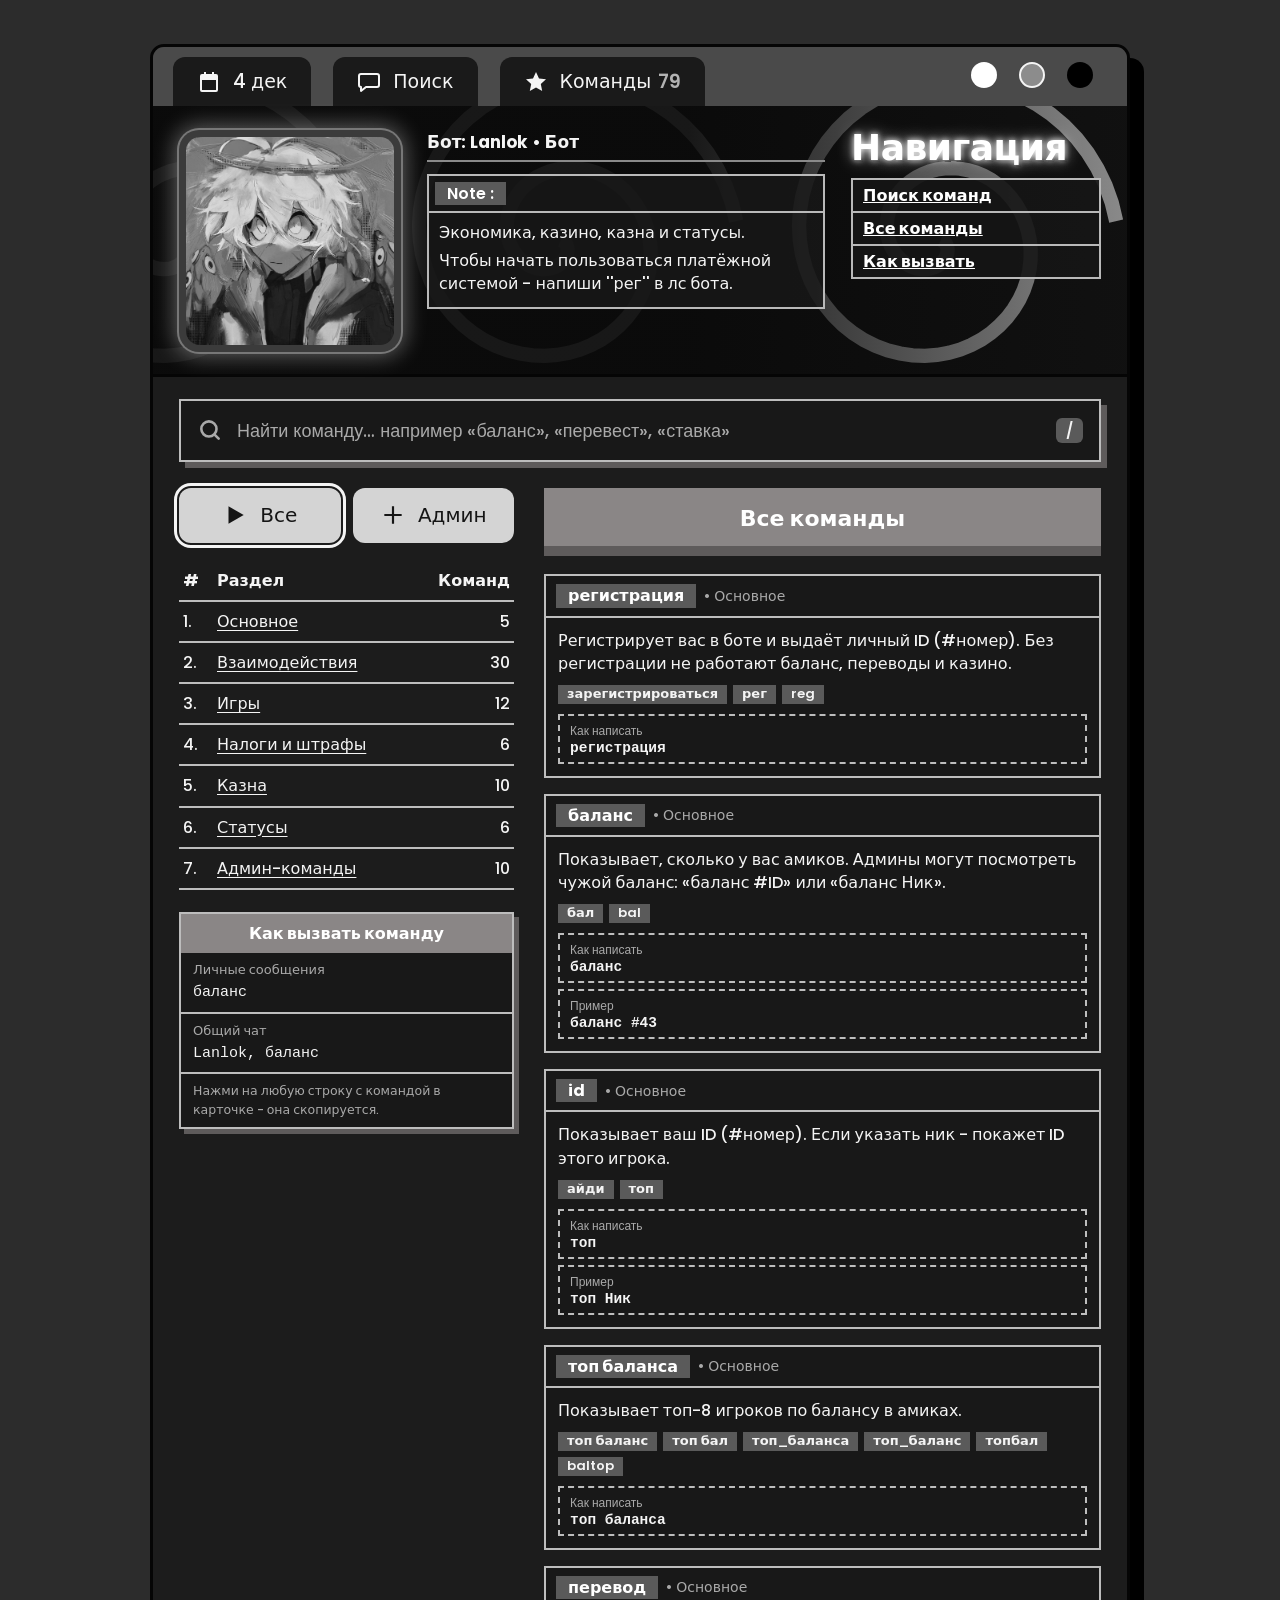
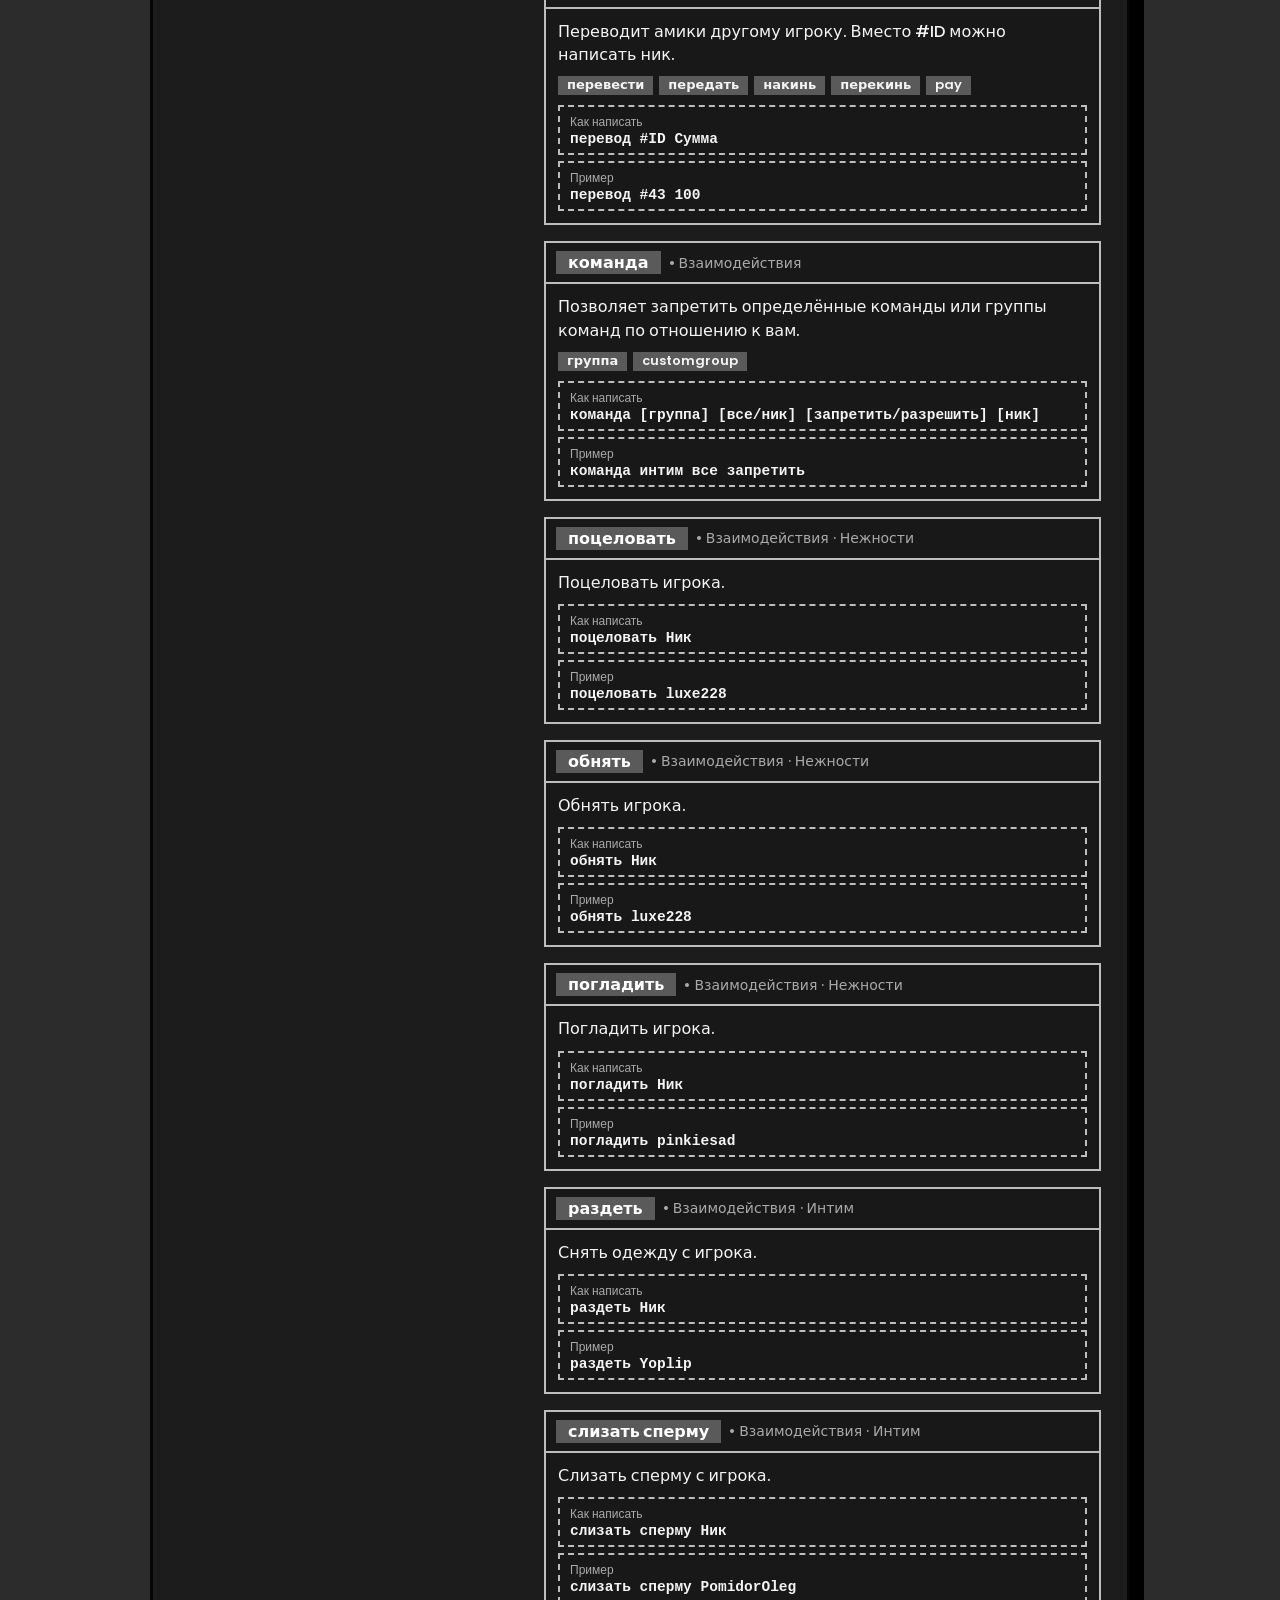
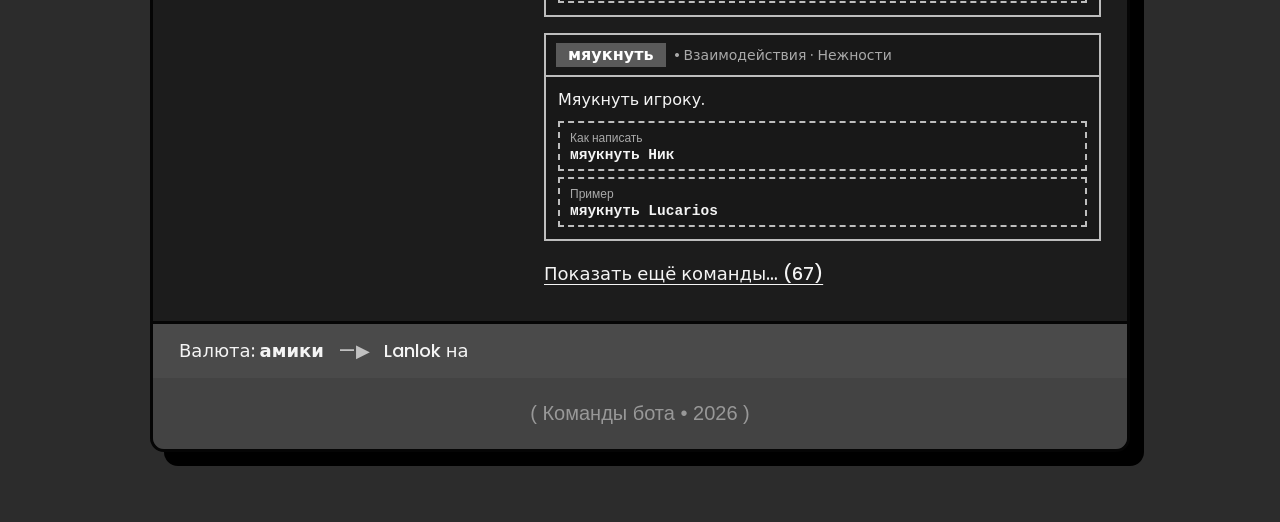
<file: index.html>
<!DOCTYPE html>
<html lang="ru" data-theme="graphite">
<head>
  <meta charset="utf-8">
  <meta name="viewport" content="width=device-width, initial-scale=1">
  <title>Lanlok - команды бота</title>
  <meta name="description" content="Список команд Lanlok'a">
  <link rel="icon" href="avatar.svg" type="image/svg+xml">
  <link rel="preconnect" href="https://fonts.googleapis.com">
  <link rel="preconnect" href="https://fonts.gstatic.com" crossorigin>
  <link href="https://fonts.googleapis.com/css2?family=Poppins:wght@400;500;600;700&display=swap" rel="stylesheet">
  <link rel="stylesheet" href="style.css">
  <style>

    .links h2.nav-title { font-size: 36px; letter-spacing: -.5px; margin-bottom: 12px; }

    .flash {
      position: relative;
      outline: 3px solid #ff2b2b;
      outline-offset: 6px;
      border-radius: 4px;
      animation: flashRed 2.6s ease-out both;
    }
    .searchzone.flash { outline-offset: -8px; }
    @keyframes flashRed {
      0%, 55% { outline-color: #ff2b2b; box-shadow: 0 0 22px 4px rgba(255,43,43,.55); }
      100%    { outline-color: rgba(255,43,43,0); box-shadow: 0 0 0 0 rgba(255,43,43,0); }
    }
    @media (prefers-reduced-motion: reduce) {
      .flash { animation: none !important; box-shadow: 0 0 22px 4px rgba(255,43,43,.55); }
    }
  </style>
</head>
<body>

<main class="window" id="top">

  <nav class="bar">
    <div class="tabs">
      <a class="tab" href="#top">
        <svg viewBox="0 0 24 24" aria-hidden="true"><path d="M7 2v2H5a2 2 0 0 0-2 2v14a2 2 0 0 0 2 2h14a2 2 0 0 0 2-2V6a2 2 0 0 0-2-2h-2V2h-2v2H9V2zm-2 8h14v10H5z"/></svg>
        <span id="tabDate">Сегодня</span>
      </a>
      <a class="tab" href="#search">
        <svg viewBox="0 0 24 24" aria-hidden="true"><path d="M4 4h16a2 2 0 0 1 2 2v9a2 2 0 0 1-2 2H9l-5 4v-4a2 2 0 0 1-2-2V6a2 2 0 0 1 2-2z" fill="none" stroke="currentColor" stroke-width="2" stroke-linejoin="round"/></svg>
        <span>Поиск</span>
      </a>
      <a class="tab" href="#commands">
        <svg viewBox="0 0 24 24" aria-hidden="true"><path d="m12 2 3 6.5 7 .8-5.2 4.8 1.4 7L12 17.600 5.800 21.100l1.400-7L2 9.300l7-.8z"/></svg>
        <span>Команды <b id="tabCount"></b></span>
      </a>
    </div>
    <div class="dots" role="group" aria-label="Тема оформления">
      <button class="dot" data-theme="light"    title="Светлая"  aria-label="Светлая тема"></button>
      <button class="dot" data-theme="graphite" title="Графит"   aria-label="Графитовая тема"></button>
      <button class="dot" data-theme="ink"      title="Чёрная"   aria-label="Чёрная тема"></button>
    </div>
  </nav>

  <header class="profile">
    <div class="avatar"><img id="avatar" src="avatar.png" alt="Аватар бота" onerror="this.onerror=null;this.src='avatar.svg'"></div>

    <div class="about">
      <p class="line"><b id="botUser"></b> • <span id="botOnline">Minecraft-бот</span></p>
      <div class="note">
        <div class="note-h"><span class="tag">Note :</span></div>
        <div class="note-b" id="botNote"></div>
      </div>
    </div>

    <aside class="links">
      <h2 class="glow nav-title">Навигация</h2>
      <ul>
        <li><a href="#search">Поиск команд</a></li>
        <li><a href="#commands">Все команды</a></li>
        <li><a href="#howto">Как вызвать</a></li>
      </ul>
    </aside>
    <a id="ghLink" href="#" hidden aria-hidden="true" tabindex="-1"></a>
  </header>

  <section class="searchzone" id="search">
    <label class="searchbox">
      <svg viewBox="0 0 24 24" aria-hidden="true"><circle cx="11" cy="11" r="7" fill="none" stroke="currentColor" stroke-width="2.400"/><path d="m20 20-3.800-3.800" stroke="currentColor" stroke-width="2.400" stroke-linecap="round"/></svg>
      <input id="q" type="search" autocomplete="off" spellcheck="false"
             placeholder="Найти команду… например «баланс», «перевест», «ставка»">
      <kbd id="kbd">/</kbd>
    </label>
    <p class="hint" id="hint"></p>
  </section>

  <div class="body">
    <aside class="side">
      <div class="btn-row">
        <button class="btn" id="btnAll"><svg viewBox="0 0 24 24"><path d="M6 4v16l14-8z"/></svg>Все</button>
        <button class="btn" id="btnAdmin"><svg viewBox="0 0 24 24"><path d="M11 4h2v7h7v2h-7v7h-2v-7H4v-2h7z"/></svg>Админ</button>
      </div>

      <table class="tracks" id="cats">
        <thead><tr><th>#</th><th>Раздел</th><th class="r">Команд</th></tr></thead>
        <tbody></tbody>
      </table>

      <div class="howto" id="howto">
        <div class="howto-h">Как вызвать команду</div>
        <ul id="howList"></ul>
        <p>Нажми на любую строку с командой в карточке - она скопируется.</p>
      </div>
    </aside>

    <section class="feed" id="commands">
      <div class="feed-h"><span id="feedTitle">Все команды</span></div>
      <div id="list"></div>
      <a href="#" class="more" id="more" hidden>Показать ещё команды…</a>
    </section>
  </div>

  <footer class="activity">
    <span>Валюта: <b id="cur"></b></span>
    <span class="sep">—▶</span>
    <span id="srv"></span>
  </footer>
  <div class="made">( Команды бота • <span id="year"></span> )</div>
</main>

<div class="toast" id="toast" role="status" aria-live="polite">Скопировано</div>

<script src="commands.js"></script>
<script src="app.js"></script>
<script>
  (() => {
    let timer;
    document.addEventListener("click", e => {
      const a = e.target.closest('.links a[href^="#"], .tab[href^="#"]');
      if (!a) return;
      const id = a.getAttribute("href").slice(1);
      const target = id && id !== "top" && document.getElementById(id);
      if (!target) return;
      document.querySelectorAll(".flash").forEach(el => el.classList.remove("flash"));
      clearTimeout(timer);
      void target.offsetWidth;            
      target.classList.add("flash");
      timer = setTimeout(() => target.classList.remove("flash"), 2700);
    });
  })();
</script>
</body>
</html>
</file>
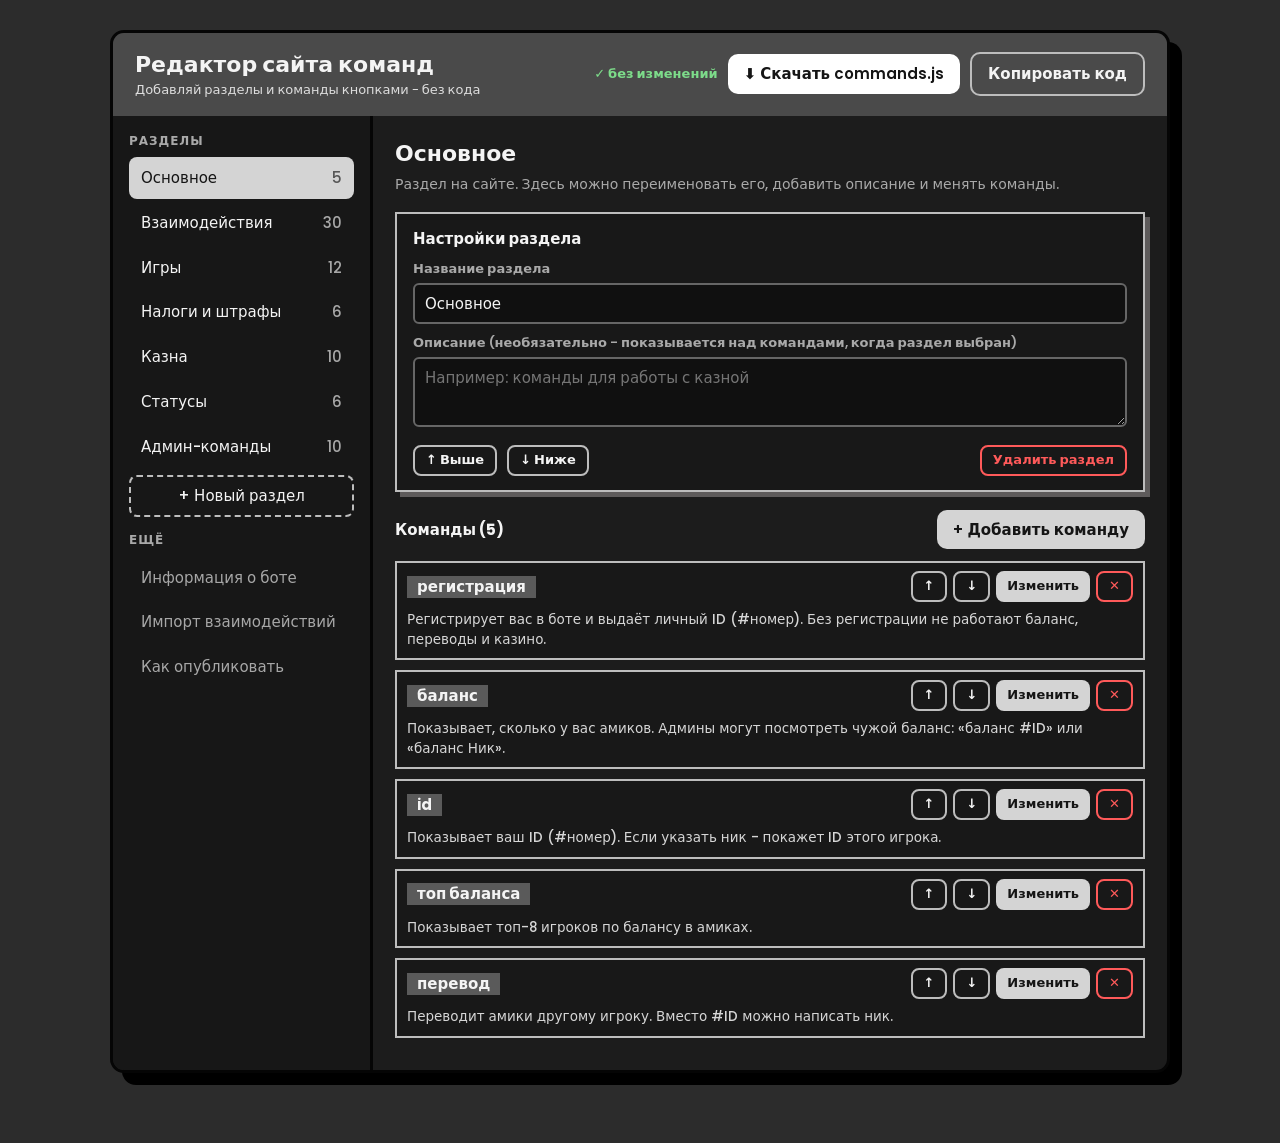
<file: editor.html>
<!DOCTYPE html>
<html lang="ru">
<head>
<meta charset="utf-8">
<meta name="viewport" content="width=device-width, initial-scale=1">
<meta name="robots" content="noindex">
<title>Редактор сайта команд</title>
<link rel="preconnect" href="https://fonts.googleapis.com">
<link rel="preconnect" href="https://fonts.gstatic.com" crossorigin>
<link href="https://fonts.googleapis.com/css2?family=Poppins:wght@400;500;600;700&display=swap" rel="stylesheet">
<style>
  :root {
    --page:#2c2c2c; --win:#1c1c1c; --bar:#4a4a4a; --card:#181818; --line:#bdbdbd;
    --text:#f4f4f4; --muted:#a9a9a9; --tag:#5a5a5a; --btn:#d4d4d4; --btn-text:#151515;
    --head:#8a8686; --shade:#5e5b5b; --red:#ff5a5a; --green:#7ddc8a;
  }
  * { box-sizing: border-box; }
  body { margin:0; padding:30px 16px 70px; background:var(--page); color:var(--text);
         font:500 15px/1.45 "Poppins","Segoe UI",system-ui,sans-serif; }
  button, input, select, textarea { font:inherit; color:inherit; }
  button { cursor:pointer; }
  .app { max-width:1060px; margin:0 auto; background:var(--win); border:3px solid #050505;
         border-radius:14px; box-shadow:12px 12px 0 #000; overflow:hidden; }
  .top { background:var(--bar); padding:16px 22px; display:flex; flex-wrap:wrap; gap:14px;
         align-items:center; justify-content:space-between; }
  .top h1 { margin:0; font-size:22px; }
  .top small { display:block; color:#ddd; font-weight:400; font-size:13px; }
  .actions { display:flex; gap:10px; flex-wrap:wrap; align-items:center; }
  .btn { background:var(--btn); color:var(--btn-text); border:0; border-radius:10px; padding:9px 16px; font-weight:600; }
  .btn:hover { filter:brightness(1.12); }
  .btn.ghost { background:transparent; color:var(--text); border:2px solid var(--line); }
  .btn.ghost:hover { background:var(--tag); }
  .btn.danger { background:transparent; color:var(--red); border:2px solid var(--red); }
  .btn.danger:hover { background:var(--red); color:#111; }
  .btn.small { padding:4px 11px; font-size:13px; border-radius:8px; }
  .btn.primary { background:#fff; }
  #status { font-size:13px; font-weight:600; }
  #status.dirty { color:#ffd166; } #status.ok { color:var(--green); }
  #banner:not(:empty) { background:#3a3320; border-bottom:2px solid #ffd166; padding:10px 22px; font-size:14px; }
  #banner button { margin-left:10px; }

  .cols { display:grid; grid-template-columns:260px 1fr; gap:0; min-height:520px; }
  aside { border-right:3px solid #050505; padding:16px; background:#171717; }
  aside h3 { margin:14px 0 8px; font-size:12px; letter-spacing:.08em; text-transform:uppercase; color:var(--muted); }
  aside h3:first-child { margin-top:0; }
  .nav { display:flex; width:100%; justify-content:space-between; gap:8px; text-align:left;
         background:transparent; border:2px solid transparent; padding:8px 10px; border-radius:8px; margin-bottom:3px; }
  .nav:hover { background:var(--tag); }
  .nav.on { background:var(--btn); color:var(--btn-text); }
  .nav span:last-child { opacity:.65; }
  .nav.add { border:2px dashed var(--line); justify-content:center; margin-top:8px; }
  main { padding:22px; min-width:0; }
  main h2 { margin:0 0 4px; font-size:22px; }
  .lead { color:var(--muted); margin:0 0 18px; font-size:14px; }

  .box { border:2px solid var(--line); background:var(--card); padding:14px 16px; margin-bottom:18px; box-shadow:5px 5px 0 var(--shade); }
  .box h4 { margin:0 0 10px; font-size:15px; }
  label { display:block; font-size:13px; color:var(--muted); margin:10px 0 4px; font-weight:600; }
  label:first-child { margin-top:0; }
  input[type=text], select, textarea {
    width:100%; background:#101010; border:2px solid #666; border-radius:6px; padding:8px 10px; outline:0; }
  input:focus, select:focus, textarea:focus { border-color:var(--btn); }
  textarea { resize:vertical; min-height:70px; }
  .row { display:flex; gap:10px; flex-wrap:wrap; align-items:center; }
  .grow { flex:1; min-width:180px; }
  .check { display:flex; gap:8px; align-items:center; color:var(--text); font-size:14px; margin-top:12px; }
  .check input { width:18px; height:18px; }

  .cmd { border:2px solid var(--line); background:var(--card); margin-bottom:10px; }
  .cmd-h { display:flex; gap:8px; align-items:center; padding:8px 10px; flex-wrap:wrap; }
  .cmd-h b { background:var(--tag); padding:0 10px; }
  .cmd-h .meta { color:var(--muted); font-size:13px; }
  .cmd-h .push { margin-left:auto; display:flex; gap:6px; }
  .cmd p { margin:0; padding:0 10px 9px; font-size:13.5px; color:#d6d6d6; }
  .badge { background:var(--btn); color:var(--btn-text); font-size:11px; font-weight:700; padding:0 8px; }
  .empty { border:2px dashed var(--line); padding:24px; text-align:center; color:var(--muted); margin-bottom:14px; }

  ol.steps { padding-left:20px; margin:0; } ol.steps li { margin-bottom:8px; }
  code { background:#101010; border:1px solid #555; padding:0 6px; border-radius:4px; font-size:13px; }
  .tip { color:var(--muted); font-size:13px; margin:8px 0 0; }

  #overlay { position:fixed; inset:0; background:rgba(0,0,0,.7); display:none; align-items:flex-start;
             justify-content:center; padding:30px 14px; overflow:auto; z-index:50; }
  #overlay.show { display:flex; }
  .modal { background:var(--win); border:3px solid #050505; box-shadow:10px 10px 0 #000; border-radius:12px;
           width:100%; max-width:640px; padding:20px 22px; }
  .modal h3 { margin:0 0 6px; }
  .modal .row.end { justify-content:flex-end; margin-top:18px; }
  #toast { position:fixed; left:50%; bottom:24px; transform:translate(-50%,30px); background:var(--btn); color:var(--btn-text);
           padding:9px 20px; font-weight:600; border-radius:10px; opacity:0; pointer-events:none; transition:.2s; z-index:60; }
  #toast.show { opacity:1; transform:translate(-50%,0); }
  @media (max-width:800px){ .cols{grid-template-columns:1fr;} aside{border-right:0;border-bottom:3px solid #050505;} body{padding:12px 8px 50px;} }
</style>
</head>
<body>
<div class="app">
  <div class="top">
    <div><h1>Редактор сайта команд</h1><small>Добавляй разделы и команды кнопками - без кода</small></div>
    <div class="actions">
      <span id="status"></span>
      <button class="btn primary" data-act="download">⬇ Скачать commands.js</button>
      <button class="btn ghost" data-act="copy">Копировать код</button>
    </div>
  </div>
  <div id="banner"></div>
  <div class="cols">
    <aside id="side"></aside>
    <main id="main"></main>
  </div>
</div>
<div id="overlay"><div class="modal" id="modal"></div></div>
<div id="toast"></div>

<script src="commands.js"></script>
<script>
(() => {
  "use strict";
  const $ = (s, r = document) => r.querySelector(s);
  const esc = s => String(s == null ? "" : s).replace(/[&<>"']/g, c => ({ "&":"&amp;", "<":"&lt;", ">":"&gt;", '"':"&quot;", "'":"&#39;" }[c]));
  const clone = o => JSON.parse(JSON.stringify(o));

  /* ---------- данные ---------- */
  const DRAFT = "lanlok_editor_draft_v1";
  const state = { bot: clone(window.BOT || {}), cats: clone(window.CATEGORIES || []), cmds: clone(window.COMMANDS || []) };
  let dirty = false, view = { t: "cat", id: (state.cats[0] || {}).id }, draftLoaded = false;

  try {
    const d = JSON.parse(localStorage.getItem(DRAFT) || "null");
    if (d && d.bot && d.cats && d.cmds) { Object.assign(state, d); dirty = draftLoaded = true; view.id = (state.cats[0] || {}).id; }
  } catch (_) {}

  const uid = () => "sec_" + Date.now().toString(36) + Math.random().toString(36).slice(2, 5);
  const cat = id => state.cats.find(c => c.id === id);
  const count = id => state.cmds.filter(c => c.cat === id).length;

  function changed() {
    dirty = true;
    try { localStorage.setItem(DRAFT, JSON.stringify(state)); } catch (_) {}
    render();
  }
  function toast(msg) {
    const t = $("#toast"); t.textContent = msg; t.classList.add("show");
    clearTimeout(toast.t); toast.t = setTimeout(() => t.classList.remove("show"), 1800);
  }

  /* ---------- сборка файла commands.js ---------- */
  // <serialize>
  function serialize(bot, cats, cmds) {
    const order = new Map(cats.map((c, i) => [c.id, i]));
    const rank = c => (order.has(c.cat) ? order.get(c.cat) : 999);
    const sorted = cmds.map((c, i) => [c, i]).sort((a, b) => rank(a[0]) - rank(b[0]) || a[1] - b[1]).map(x => x[0]);
    const one = c => {
      const o = { cat: c.cat, name: c.name };
      if (c.group) o.group = c.group;
      const al = (c.aliases || []).map(s => String(s).trim()).filter(Boolean);
      if (al.length) o.aliases = al;
      o.usage = c.usage || c.name;
      if (c.example) o.example = c.example;
      o.desc = c.desc || "";
      if (c.admin) o.admin = true;
      return JSON.stringify(o);
    };
    const lines = []; let last = null;
    sorted.forEach(c => {
      if (c.cat !== last) {
        const ct = cats.find(x => x.id === c.cat);
        lines.push({ comment: "  /* ---------- " + (ct ? ct.name : c.cat) + " ---------- */" });
        last = c.cat;
      }
      lines.push({ cmd: one(c) });
    });
    const lastCmd = lines.map(l => !!l.cmd).lastIndexOf(true);
    const body = lines.map((l, i) => l.comment ? l.comment : "  " + l.cmd + (i === lastCmd ? "" : ",")).join("\n");
    const catLines = cats.map(c => {
      const o = { id: c.id, name: c.name };
      if (c.icon) o.icon = c.icon;
      if (c.desc) o.desc = c.desc;
      return "  " + JSON.stringify(o);
    }).join(",\n");
    return "/* Файл создан редактором (editor.html). Его можно загрузить обратно в репозиторий вместо старого. */\n\n" +
      "window.BOT = " + JSON.stringify(bot, null, 2) + ";\n\n" +
      "window.CATEGORIES = [\n" + catLines + "\n];\n\n" +
      "window.COMMANDS = [\n" + body + "\n];\n";
  }
  // </serialize>

  /* ---------- отрисовка ---------- */
  function render() {
    const st = $("#status");
    st.textContent = dirty ? "● есть несохранённые изменения" : "✓ без изменений";
    st.className = dirty ? "dirty" : "ok";
    $("#banner").innerHTML = draftLoaded
      ? 'Загружен ваш черновик из прошлого раза. <button class="btn small ghost" data-act="resetDraft">Сбросить к версии с сайта</button>' : "";

    $("#side").innerHTML =
      "<h3>Разделы</h3>" +
      state.cats.map(c => `<button class="nav${view.t === "cat" && view.id === c.id ? " on" : ""}" data-act="openCat" data-id="${esc(c.id)}"><span>${esc(c.name)}</span><span>${count(c.id)}</span></button>`).join("") +
      '<button class="nav add" data-act="addCat">+ Новый раздел</button>' +
      "<h3>Ещё</h3>" +
      `<button class="nav${view.t === "bot" ? " on" : ""}" data-act="openBot"><span>Информация о боте</span></button>` +
      `<button class="nav${view.t === "import" ? " on" : ""}" data-act="openImport"><span>Импорт взаимодействий</span></button>` +
      `<button class="nav${view.t === "help" ? " on" : ""}" data-act="openHelp"><span>Как опубликовать</span></button>`;

    const m = $("#main");
    if (view.t === "bot") m.innerHTML = botView();
    else if (view.t === "import") m.innerHTML = importView();
    else if (view.t === "help") m.innerHTML = helpView();
    else m.innerHTML = catView();
  }

  function catView() {
    const c = cat(view.id);
    if (!c) return '<div class="empty">Раздел не выбран. Создай новый кнопкой «+ Новый раздел» слева.</div>';
    const list = state.cmds.map((x, i) => ({ x, i })).filter(o => o.x.cat === c.id);
    const idx = state.cats.indexOf(c);
    return `
      <h2>${esc(c.name)}</h2>
      <p class="lead">Раздел на сайте. Здесь можно переименовать его, добавить описание и менять команды.</p>
      <div class="box">
        <h4>Настройки раздела</h4>
        <label>Название раздела</label>
        <input type="text" id="catName" value="${esc(c.name)}" maxlength="40">
        <label>Описание (необязательно - показывается над командами, когда раздел выбран)</label>
        <textarea id="catDesc" placeholder="Например: команды для работы с казной">${esc(c.desc || "")}</textarea>
        <div class="row" style="margin-top:12px">
          <button class="btn small ghost" data-act="catUp" ${idx === 0 ? "disabled" : ""}>↑ Выше</button>
          <button class="btn small ghost" data-act="catDown" ${idx === state.cats.length - 1 ? "disabled" : ""}>↓ Ниже</button>
          <button class="btn small danger" data-act="delCat" style="margin-left:auto">Удалить раздел</button>
        </div>
      </div>
      <div class="row" style="justify-content:space-between;margin-bottom:12px">
        <h4 style="margin:0">Команды (${list.length})</h4>
        <button class="btn" data-act="addCmd">+ Добавить команду</button>
      </div>
      ${list.length ? list.map(o => cmdCard(o.x, o.i)).join("") : '<div class="empty">В этом разделе пока нет команд. Нажми «+ Добавить команду».</div>'}`;
  }

  function cmdCard(c, i) {
    return `<div class="cmd">
      <div class="cmd-h">
        <b>${esc(c.name)}</b>
        ${c.group ? `<span class="meta">группа: ${esc(c.group)}</span>` : ""}
        ${c.admin ? '<span class="badge">админ</span>' : ""}
        <span class="push">
          <button class="btn small ghost" data-act="cmdUp" data-i="${i}" title="Выше">↑</button>
          <button class="btn small ghost" data-act="cmdDown" data-i="${i}" title="Ниже">↓</button>
          <button class="btn small" data-act="editCmd" data-i="${i}">Изменить</button>
          <button class="btn small danger" data-act="delCmd" data-i="${i}">✕</button>
        </span>
      </div>
      <p>${esc(c.desc || "")}</p>
    </div>`;
  }

  function botView() {
    const b = state.bot;
    return `
      <h2>Информация о боте</h2>
      <p class="lead">Эти данные показываются в шапке сайта.</p>
      <div class="box">
        <div class="row">
          <div class="grow"><label>Имя бота</label><input type="text" data-bot="name" value="${esc(b.name)}"></div>
          <div class="grow"><label>Ник (в шапке)</label><input type="text" data-bot="handle" value="${esc(b.handle)}"></div>
        </div>
        <div class="row">
          <div class="grow"><label>Надпись «Online now» (статус)</label><input type="text" data-bot="status" value="${esc(b.status)}"></div>
          <div class="grow"><label>Название валюты</label><input type="text" data-bot="currency" value="${esc(b.currency)}"></div>
        </div>
        <div class="row">
          <div class="grow"><label>Сервер</label><input type="text" data-bot="server" value="${esc(b.server)}"></div>
          <div class="grow"><label>Версия</label><input type="text" data-bot="version" value="${esc(b.version)}"></div>
        </div>
        <label>Заметка в шапке (каждая строка - отдельный абзац)</label>
        <textarea data-bot="note" style="min-height:100px">${esc((b.note || []).join("\n"))}</textarea>
        <label>Блок «Как вызвать команду» (каждая строка: <code>Где | что написать</code>)</label>
        <textarea data-bot="howTo" style="min-height:100px">${esc((b.howTo || []).map(h => h.where + " | " + h.code).join("\n"))}</textarea>
      </div>`;
  }

  function importView() {
    return `
      <h2>Импорт взаимодействий</h2>
      <p class="lead">Загрузи файл <code>custom_commands.txt</code> из папки бота - редактор сам создаст раздел «Взаимодействия» и добавит в него новые команды по группам (Нежности, Интим…). Уже существующие команды и их описания не трогаются.</p>
      <div class="box">
        <input type="file" id="importFile" accept=".txt,text/plain">
        <p class="tip">Файл никуда не отправляется - он читается прямо в твоём браузере.</p>
      </div>`;
  }

  function helpView() {
    return `
      <h2>Как опубликовать изменения</h2>
      <p class="lead">Редактор меняет только копию в браузере. Чтобы изменения появились на сайте, выполни три шага:</p>
      <div class="box"><ol class="steps">
        <li>Нажми <b>«Скачать commands.js»</b> вверху страницы.</li>
        <li>Открой свой репозиторий на GitHub → <b>Add file → Upload files</b> → перетащи скачанный <code>commands.js</code> (он заменит старый) → <b>Commit changes</b>.</li>
        <li>Подожди минуту и обнови сайт (Ctrl+F5).</li>
      </ol>
      <p class="tip">Если страница редактора закроется раньше времени - не страшно: твои правки сохраняются в браузере как черновик.</p></div>
      <div class="box"><h4>Как это пользоваться</h4><ol class="steps">
        <li><b>+ Новый раздел</b> (слева) - создаёт раздел, он сразу появится в списке на сайте.</li>
        <li><b>+ Добавить команду</b> - открывает форму: название, как написать, описание.</li>
        <li>Стрелки ↑ ↓ меняют порядок разделов и команд.</li>
      </ol></div>`;
  }

  /* ---------- форма команды ---------- */
  function openForm(i) {
    const isNew = i == null;
    const c = isNew ? { cat: view.id, name: "", aliases: [], usage: "", example: "", desc: "", group: "", admin: false } : state.cmds[i];
    $("#modal").innerHTML = `
      <h3>${isNew ? "Новая команда" : "Редактирование: " + esc(c.name)}</h3>
      <label>Название команды *</label>
      <input type="text" id="f_name" value="${esc(c.name)}" placeholder="например: баланс">
      <div class="row">
        <div class="grow"><label>Раздел</label>
          <select id="f_cat">${state.cats.map(x => `<option value="${esc(x.id)}"${x.id === c.cat ? " selected" : ""}>${esc(x.name)}</option>`).join("")}</select></div>
        <div class="grow"><label>Группа (необязательно)</label><input type="text" id="f_group" value="${esc(c.group || "")}" placeholder="например: Нежности"></div>
      </div>
      <label>Другие названия (через запятую)</label>
      <input type="text" id="f_aliases" value="${esc((c.aliases || []).join(", "))}" placeholder="бал, bal">
      <label>Как написать</label>
      <input type="text" id="f_usage" value="${esc(c.usage || "")}" placeholder="перевод #ID Сумма">
      <label>Пример</label>
      <input type="text" id="f_example" value="${esc(c.example || "")}" placeholder="перевод #43 100">
      <label>Описание — что делает команда</label>
      <textarea id="f_desc">${esc(c.desc || "")}</textarea>
      <label class="check"><input type="checkbox" id="f_admin"${c.admin ? " checked" : ""}> Только для админов (на карточке будет значок «админ»)</label>
      <div class="row end">
        <button class="btn ghost" data-act="closeForm">Отмена</button>
        <button class="btn" data-act="saveCmd" data-i="${isNew ? "" : i}">Сохранить</button>
      </div>`;
    $("#overlay").classList.add("show");
    setTimeout(() => $("#f_name").focus(), 30);
  }
  const closeForm = () => $("#overlay").classList.remove("show");

  function saveCmd(i) {
    const name = $("#f_name").value.trim();
    if (!name) { toast("Впиши название команды"); $("#f_name").focus(); return; }
    const c = {
      cat: $("#f_cat").value, name,
      group: $("#f_group").value.trim(),
      aliases: $("#f_aliases").value.split(",").map(s => s.trim()).filter(Boolean),
      usage: $("#f_usage").value.trim() || name,
      example: $("#f_example").value.trim(),
      desc: $("#f_desc").value.trim(),
      admin: $("#f_admin").checked
    };
    if (i === "" || i == null) state.cmds.push(c); else state.cmds[+i] = c;
    view = { t: "cat", id: c.cat };
    closeForm(); changed(); toast("Сохранено");
  }

  /* ---------- перестановки ---------- */
  function swapCmd(i, dir) {
    const c = state.cmds[i]; let j = i + dir;
    while (j >= 0 && j < state.cmds.length && state.cmds[j].cat !== c.cat) j += dir;
    if (j < 0 || j >= state.cmds.length) return;
    [state.cmds[i], state.cmds[j]] = [state.cmds[j], state.cmds[i]]; changed();
  }
  function moveCat(dir) {
    const i = state.cats.findIndex(c => c.id === view.id), j = i + dir;
    if (j < 0 || j >= state.cats.length) return;
    [state.cats[i], state.cats[j]] = [state.cats[j], state.cats[i]]; changed();
  }

  /* ---------- импорт custom_commands.txt ---------- */
  function parseCustom(text) {
    const groups = []; let cur = null, blk = [];
    const flush = () => {
      if (blk.length && cur) cur.items.push({ name: blk[0], target: blk.slice(1).some(r => r.includes("{nick}")) });
      blk = [];
    };
    text.split(/\r?\n/).forEach(l => {
      const s = l.trim();
      if (s.startsWith("#")) return;
      if (/^group:/i.test(s)) { flush(); cur = { name: s.slice(6).trim(), items: [] }; groups.push(cur); return; }
      if (!s) { flush(); return; }
      blk.push(s);
    });
    flush();
    return groups;
  }
  function applyImport(groups) {
    let sec = cat("interactions") || state.cats.find(c => c.name.toLowerCase() === "взаимодействия");
    if (!sec) { sec = { id: "interactions", name: "Взаимодействия" }; state.cats.splice(1, 0, sec); }
    const known = n => state.cmds.find(c => c.name.toLowerCase() === n.toLowerCase() || (c.aliases || []).some(a => a.toLowerCase() === n.toLowerCase()));
    let added = 0, tagged = 0; const missing = [];
    const inFile = new Set();
    groups.forEach(g => g.items.forEach(it => {
      inFile.add(it.name.toLowerCase());
      const ex = known(it.name);
      if (ex) { if (!ex.group) { ex.group = g.name; tagged++; } return; }
      state.cmds.push({
        cat: sec.id, name: it.name, group: g.name, aliases: [],
        usage: it.target ? it.name + " Ник" : it.name,
        desc: it.target ? "Взаимодействие с игроком, который сейчас в игре." : "Действие без цели.",
        admin: false
      });
      added++;
    }));
    state.cmds.filter(c => c.cat === sec.id && c.group && ![c.name, ...(c.aliases || [])].some(n => inFile.has(n.toLowerCase())))
      .forEach(c => missing.push(c.name));
    view = { t: "cat", id: sec.id }; changed();
    alert(`Готово.\nДобавлено новых команд: ${added}\nГруппа проставлена у существующих: ${tagged}` +
      (missing.length ? `\n\nЕсть на сайте, но нет в файле бота (проверь, не устарели ли):\n${missing.join(", ")}` : ""));
  }

  /* ---------- события ---------- */
  document.addEventListener("click", e => {
    const b = e.target.closest("[data-act]"); if (!b) return;
    const act = b.dataset.act, i = b.dataset.i;
    switch (act) {
      case "openCat": view = { t: "cat", id: b.dataset.id }; render(); break;
      case "openBot": view = { t: "bot" }; render(); break;
      case "openImport": view = { t: "import" }; render(); break;
      case "openHelp": view = { t: "help" }; render(); break;
      case "addCat": {
        const name = (prompt("Название нового раздела:") || "").trim();
        if (!name) return;
        const id = uid(); state.cats.push({ id, name }); view = { t: "cat", id }; changed(); toast("Раздел создан");
        break;
      }
      case "delCat": {
        const c = cat(view.id), n = count(c.id);
        if (!confirm(`Удалить раздел «${c.name}»${n ? ` вместе с ${n} командами` : ""}?`)) return;
        state.cmds = state.cmds.filter(x => x.cat !== c.id);
        state.cats = state.cats.filter(x => x.id !== c.id);
        view = { t: "cat", id: (state.cats[0] || {}).id }; changed();
        break;
      }
      case "catUp": moveCat(-1); break;
      case "catDown": moveCat(1); break;
      case "addCmd": openForm(null); break;
      case "editCmd": openForm(+i); break;
      case "delCmd":
        if (confirm(`Удалить команду «${state.cmds[+i].name}»?`)) { state.cmds.splice(+i, 1); changed(); }
        break;
      case "cmdUp": swapCmd(+i, -1); break;
      case "cmdDown": swapCmd(+i, 1); break;
      case "saveCmd": saveCmd(i); break;
      case "closeForm": closeForm(); break;
      case "download": {
        const blob = new Blob([serialize(state.bot, state.cats, state.cmds)], { type: "text/javascript;charset=utf-8" });
        const a = document.createElement("a"); a.href = URL.createObjectURL(blob); a.download = "commands.js";
        document.body.appendChild(a); a.click(); a.remove(); setTimeout(() => URL.revokeObjectURL(a.href), 2000);
        dirty = false; render(); toast("Файл скачан - загрузи его на GitHub");
        break;
      }
      case "copy": {
        const text = serialize(state.bot, state.cats, state.cmds);
        const ok = () => toast("Код скопирован");
        if (navigator.clipboard && window.isSecureContext) navigator.clipboard.writeText(text).then(ok, () => toast("Не удалось скопировать"));
        else { const ta = document.createElement("textarea"); ta.value = text; document.body.appendChild(ta); ta.select(); try { document.execCommand("copy"); ok(); } catch (_) { toast("Не удалось скопировать"); } ta.remove(); }
        break;
      }
      case "resetDraft":
        if (confirm("Сбросить все правки и вернуться к версии с сайта?")) { dirty = false; try { localStorage.removeItem(DRAFT); } catch (_) {} location.reload(); }
        break;
    }
  });

  document.addEventListener("input", e => {
    const t = e.target;
    if (t.id === "catName") { const c = cat(view.id); if (c) { c.name = t.value; save(); $("#side").querySelector(".nav.on span").textContent = c.name || "-"; $("#main h2").textContent = c.name || "Раздел"; } }
    else if (t.id === "catDesc") { const c = cat(view.id); if (c) { c.desc = t.value; save(); } }
    else if (t.dataset.bot) {
      const k = t.dataset.bot, v = t.value;
      if (k === "note") state.bot.note = v.split("\n");
      else if (k === "howTo") state.bot.howTo = v.split("\n").map(s => s.trim()).filter(Boolean).map(s => { const p = s.split("|"); return { where: (p[0] || "").trim(), code: (p.slice(1).join("|") || "").trim() }; });
      else state.bot[k] = v;
      save();
    }
  });
  function save() {   // сохраняет без полной перерисовки, чтобы не терять фокус при печати
    dirty = true;
    try { localStorage.setItem(DRAFT, JSON.stringify(state)); } catch (_) {}
    const st = $("#status"); st.textContent = "● есть несохранённые изменения"; st.className = "dirty";
  }
  document.addEventListener("change", e => {
    if (e.target.id === "importFile" && e.target.files[0]) {
      const r = new FileReader();
      r.onload = () => {
        const groups = parseCustom(String(r.result));
        if (!groups.length) { alert("В файле не нашлось строк «group: …». Это точно custom_commands.txt?"); return; }
        applyImport(groups);
      };
      r.readAsText(e.target.files[0], "utf-8");
    }
  });
  $("#overlay").addEventListener("mousedown", e => { if (e.target.id === "overlay") closeForm(); });
  document.addEventListener("keydown", e => { if (e.key === "Escape") closeForm(); });
  window.addEventListener("beforeunload", e => { if (dirty) { e.preventDefault(); e.returnValue = ""; } });

  render();
})();
</script>
</body>
</html>
</file>
<file: style.css>
/* ---------- Темы (три кружка в правом верхнем углу) ---------- */
:root, :root[data-theme="graphite"] {
  --page: #2c2c2c;
  --win: #1c1c1c;
  --bar: #4a4a4a;
  --pill: #1a1a1a;
  --card: #181818;
  --line: #bdbdbd;
  --text: #f4f4f4;
  --muted: #a9a9a9;
  --tag: #5a5a5a;
  --btn: #d4d4d4;
  --btn-text: #151515;
  --head: #8a8686;
  --head-text: #fff;
  --head-shade: #5e5b5b;
  --shadow: #000;
  --frame: #050505;
}
html[data-theme="light"] {
  --page: #d6d6d6;
  --win: #efefef;
  --bar: #b8b8b8;
  --pill: #f7f7f7;
  --card: #fafafa;
  --line: #3a3a3a;
  --text: #161616;
  --muted: #5e5e5e;
  --tag: #cfcfcf;
  --btn: #2a2a2a;
  --btn-text: #f1f1f1;
  --head: #9b9797;
  --head-text: #fff;
  --head-shade: #777;
  --shadow: #8a8a8a;
  --frame: #222;
}
html[data-theme="ink"] {
  --page: #0c0c0c;
  --win: #060606;
  --bar: #1c1c1c;
  --pill: #0d0d0d;
  --card: #0b0b0b;
  --line: #6a6a6a;
  --text: #ececec;
  --muted: #8c8c8c;
  --tag: #2c2c2c;
  --btn: #bcbcbc;
  --btn-text: #0a0a0a;
  --head: #3a3a3a;
  --head-text: #fff;
  --head-shade: #232323;
  --shadow: #1f1f1f;
  --frame: #000;
}

* { box-sizing: border-box; }
html { scroll-behavior: smooth; scroll-padding-top: 12px; }
body {
  margin: 0;
  padding: 44px 20px 70px;
  background: var(--page);
  color: var(--text);
  font-family: "Poppins", "Segoe UI", system-ui, sans-serif;
  font-weight: 500;
  line-height: 1.45;
  transition: background .25s;
}
a { color: inherit; }
button { font: inherit; color: inherit; cursor: pointer; }
svg { fill: currentColor; }

/* ---------- Окно ---------- */
.window {
  max-width: 980px;
  margin: 0 auto;
  background: var(--win);
  border: 3px solid var(--frame);
  border-radius: 14px;
  box-shadow: 14px 14px 0 var(--shadow);
  overflow: hidden;
}

/* ---------- Верхняя панель ---------- */
.bar {
  background: var(--bar);
  padding: 10px 20px 0;
  display: flex;
  justify-content: space-between;
  align-items: flex-end;
  gap: 12px;
}
.tabs { display: flex; gap: 22px; flex-wrap: wrap; }
.tab {
  display: flex; align-items: center; gap: 12px;
  background: var(--pill);
  color: var(--text);
  text-decoration: none;
  font-size: 19px;
  padding: 11px 24px 10px;
  border-radius: 12px 12px 0 0;
  transition: transform .15s, background .15s;
}
.tab:hover { transform: translateY(-3px); }
.tab svg { width: 24px; height: 24px; }
.tab b { font-weight: 600; opacity: .7; margin-left: 2px; }
.dots { display: flex; gap: 22px; padding: 0 14px 18px 0; }
.dot {
  width: 26px; height: 26px; border-radius: 50%;
  border: 2px solid transparent; padding: 0;
  transition: transform .15s, border-color .15s;
}
.dot:hover { transform: scale(1.15); }
.dot[data-theme="light"]    { background: #fff; }
.dot[data-theme="graphite"] { background: #8c8c8c; }
.dot[data-theme="ink"]      { background: #000; }
html[data-theme="graphite"] .dot[data-theme="graphite"],
html[data-theme="light"]    .dot[data-theme="light"],
html[data-theme="ink"]      .dot[data-theme="ink"] { border-color: var(--text); }

/* ---------- Профиль ---------- */
.profile {
  display: grid;
  grid-template-columns: auto 1fr 250px;
  gap: 26px;
  padding: 24px 26px 22px;
  border-bottom: 3px solid var(--frame);
  background:
    linear-gradient(90deg, rgba(10,10,10,.93) 0 55%, rgba(10,10,10,.35) 100%),
    url("spiral.svg") right center / 380px auto;
  color: #f4f4f4;
}
.avatar {
  width: 222px; height: 222px;
  border-radius: 20px;
  padding: 7px;
  background: #3b3b3b;
  box-shadow: 0 0 0 2px #777, 0 0 22px 4px rgba(255,255,255,.35);
}
.avatar img {
  width: 100%; height: 100%; display: block;
  object-fit: cover; border-radius: 14px;
  filter: grayscale(1) contrast(1.05);
  background: #111;
}
.about { min-width: 0; }
.line {
  margin: 0 0 10px; font-size: 17px; font-weight: 700;
  border-bottom: 2px solid #8a8a8a; padding-bottom: 6px;
}
.line + .line { border-bottom: 0; padding-bottom: 0; }
.note { margin-top: 12px; border: 2px solid #b9b9b9; background: #181818cc; }
.note-h { padding: 6px; border-bottom: 2px solid #b9b9b9; }
.tag {
  display: inline-block; background: #5a5a5a; color: #fff;
  padding: 0 12px; font-weight: 600; font-size: 16px;
}
.note-b { padding: 8px 10px; font-size: 16px; }
.note-b p { margin: 0 0 4px; }

.links h2 {
  margin: 0 0 8px; font-size: 52px; font-weight: 700; letter-spacing: -1px; line-height: 1;
}
.glow { color: #fff; text-shadow: 0 0 6px #fff, 0 0 16px rgba(255,255,255,.7), 2px 2px 0 #000; }
.links ul { list-style: none; margin: 0; padding: 0; border: 2px solid #b9b9b9; background: #161616e6; }
.links li + li { border-top: 2px solid #b9b9b9; }
.links a {
  display: block; padding: 4px 10px; font-weight: 700; font-size: 16px;
  color: #fff; text-decoration: underline; transition: background .15s;
}
.links a:hover { background: #fff; color: #000; text-decoration: none; }

/* ---------- Поиск ---------- */
.searchzone { padding: 22px 26px 8px; }
.searchbox {
  display: flex; align-items: center; gap: 14px;
  background: var(--card);
  border: 2px solid var(--line);
  padding: 0 16px;
  box-shadow: 6px 6px 0 var(--head-shade);
  transition: box-shadow .15s, transform .15s;
}
.searchbox:focus-within { box-shadow: 3px 3px 0 var(--head); transform: translate(3px, 3px); }
.searchbox svg { width: 26px; height: 26px; flex: none; color: var(--muted); fill: none; }
.searchbox input {
  flex: 1; min-width: 0;
  background: transparent; border: 0; outline: 0;
  color: var(--text); font: 600 18px "Poppins", sans-serif;
  padding: 16px 0;
}
.searchbox input::placeholder { color: var(--muted); font-weight: 500; }
.searchbox input::-webkit-search-cancel-button { filter: grayscale(1); cursor: pointer; }
kbd {
  background: var(--tag); color: var(--text);
  padding: 1px 10px; border-radius: 6px; font: 600 15px "Poppins", sans-serif;
}
.chips { display: flex; flex-wrap: wrap; gap: 10px; margin-top: 18px; }
.chip {
  background: var(--card); border: 2px solid var(--line); color: var(--text);
  padding: 4px 14px; font-size: 14px; font-weight: 600; border-radius: 0;
  transition: background .15s, color .15s;
}
.chip:hover { background: var(--tag); }
.chip.on { background: var(--btn); color: var(--btn-text); border-color: var(--btn); }
.hint { margin: 12px 0 0; color: var(--muted); font-size: 13.500px; }
.hint b { color: var(--text); }
.hint button {
  background: var(--tag); border: 0; padding: 0 8px; margin: 0 2px; font-weight: 600; text-decoration: underline;
}

/* ---------- Тело ---------- */
.body {
  display: grid; grid-template-columns: 335px 1fr; gap: 30px;
  padding: 18px 26px 34px; align-items: start;
}

.btn-row { display: flex; gap: 12px; margin-bottom: 20px; }
.btn {
  flex: 1; display: flex; align-items: center; justify-content: center; gap: 12px;
  background: var(--btn); color: var(--btn-text);
  border: 0; border-radius: 12px;
  padding: 13px 10px; font-size: 20px; font-weight: 500;
  transition: transform .12s, filter .12s;
}
.btn:hover { filter: brightness(1.12); transform: translateY(-2px); }
.btn.on { outline: 3px solid var(--text); outline-offset: 2px; }
.btn svg { width: 26px; height: 26px; }

.tracks { width: 100%; border-collapse: collapse; font-size: 16px; margin-bottom: 22px; }
.tracks th { text-align: left; font-weight: 700; padding: 6px 4px 8px; border-bottom: 2px solid var(--line); }
.tracks td { padding: 8px 4px; border-bottom: 2px solid var(--line); }
.tracks tr.cat { cursor: pointer; }
.tracks tr.cat:hover td { background: var(--tag); }
.tracks tr.cat.on td { background: var(--btn); color: var(--btn-text); }
.tracks .r { text-align: right; }
.tracks td:nth-child(2) { text-decoration: underline; text-underline-offset: 3px; }
.tracks td:first-child { width: 34px; }

.howto { border: 2px solid var(--line); background: var(--card); box-shadow: 5px 5px 0 var(--head-shade); }
.howto-h { background: var(--head); color: var(--head-text); font-weight: 700; padding: 8px 12px; text-align: center; }
.howto ul { list-style: none; margin: 0; padding: 0; }
.howto li { padding: 8px 12px; border-bottom: 2px solid var(--line); font-size: 13px; color: var(--muted); }
.howto li code { display: block; color: var(--text); font-size: 15px; margin-top: 2px; }
.howto p { margin: 0; padding: 8px 12px; font-size: 12.500px; color: var(--muted); }

/* ---------- Лента команд ---------- */
.feed-h {
  background: var(--head); color: var(--head-text);
  border-bottom: 10px solid var(--head-shade);
  padding: 15px 10px 12px; text-align: center; font-size: 22px; font-weight: 600;
  margin-bottom: 18px;
}
.cmd {
  border: 2px solid var(--line); background: var(--card);
  margin-bottom: 16px;
  animation: pop .28s ease both;
}
@keyframes pop { from { opacity: 0; transform: translateY(8px); } to { opacity: 1; transform: none; } }
.cmd-h {
  display: flex; flex-wrap: wrap; align-items: center; gap: 8px;
  padding: 8px 10px; border-bottom: 2px solid var(--line); font-size: 16px;
}
.cmd-h .tag { font-weight: 700; }
.cmd-h .meta { color: var(--muted); font-size: 14px; }
.badge {
  margin-left: auto; font-size: 12px; font-weight: 700;
  background: var(--btn); color: var(--btn-text); padding: 0 9px;
}
.cmd-b { padding: 11px 12px 12px; font-size: 16px; }
.cmd-b p { margin: 0 0 10px; }
.aliases { display: flex; flex-wrap: wrap; gap: 6px; margin: 0 0 10px; }
.aliases span { background: var(--tag); padding: 0 9px; font-size: 13px; font-weight: 600; }
.use {
  display: block; width: 100%; text-align: left;
  background: transparent; border: 2px dashed var(--line);
  padding: 6px 10px; margin-top: 6px;
  font: 600 14.500px ui-monospace, "SFMono-Regular", Menlo, Consolas, monospace;
  color: var(--text); transition: background .12s;
}
.use:hover { background: var(--tag); }
.use small { font: 500 12px "Poppins", sans-serif; color: var(--muted); display: block; }
mark { background: var(--btn); color: var(--btn-text); padding: 0 1px; }

.more { display: inline-block; margin-top: 4px; font-size: 18px; text-underline-offset: 4px; }
.empty { border: 2px solid var(--line); background: var(--card); padding: 26px 18px; text-align: center; }
.empty big { display: block; font-size: 26px; font-weight: 700; margin-bottom: 4px; }

/* ---------- Нижняя полоса ---------- */
.activity {
  display: flex; gap: 14px; flex-wrap: wrap; align-items: center;
  padding: 14px 26px; font-size: 18px;
  background: var(--bar); border-top: 3px solid var(--frame);
}
.activity .sep { opacity: .7; }
.made {
  padding: 24px; text-align: center; font: 500 20px Arial, sans-serif;
  color: var(--muted); background: var(--bar); filter: brightness(.9);
}

.toast {
  position: fixed; left: 50%; bottom: 26px; transform: translate(-50%, 30px);
  background: var(--btn); color: var(--btn-text); padding: 9px 20px; font-weight: 600;
  border-radius: 10px; opacity: 0; pointer-events: none; transition: .22s;
}
.toast.show { opacity: 1; transform: translate(-50%, 0); }

/* ---------- Адаптив ---------- */
@media (max-width: 860px) {
  body { padding: 18px 10px 50px; }
  .window { box-shadow: 7px 7px 0 var(--shadow); }
  .profile { grid-template-columns: 1fr; justify-items: start; }
  .links { width: 100%; }
  .body { grid-template-columns: 1fr; }
  .tabs { gap: 10px; }
  .tab { font-size: 15px; padding: 9px 12px 8px; gap: 8px; }
  .tab svg { width: 18px; height: 18px; }
  .dots { gap: 12px; padding-bottom: 12px; }
  .dot { width: 22px; height: 22px; }
  .avatar { width: 180px; height: 180px; }
  kbd { display: none; }
}
@media (prefers-reduced-motion: reduce) {
  * { animation: none !important; transition: none !important; scroll-behavior: auto !important; }
}

.hint:empty { display: none; }
.line { margin-bottom: 0; }
</file>
